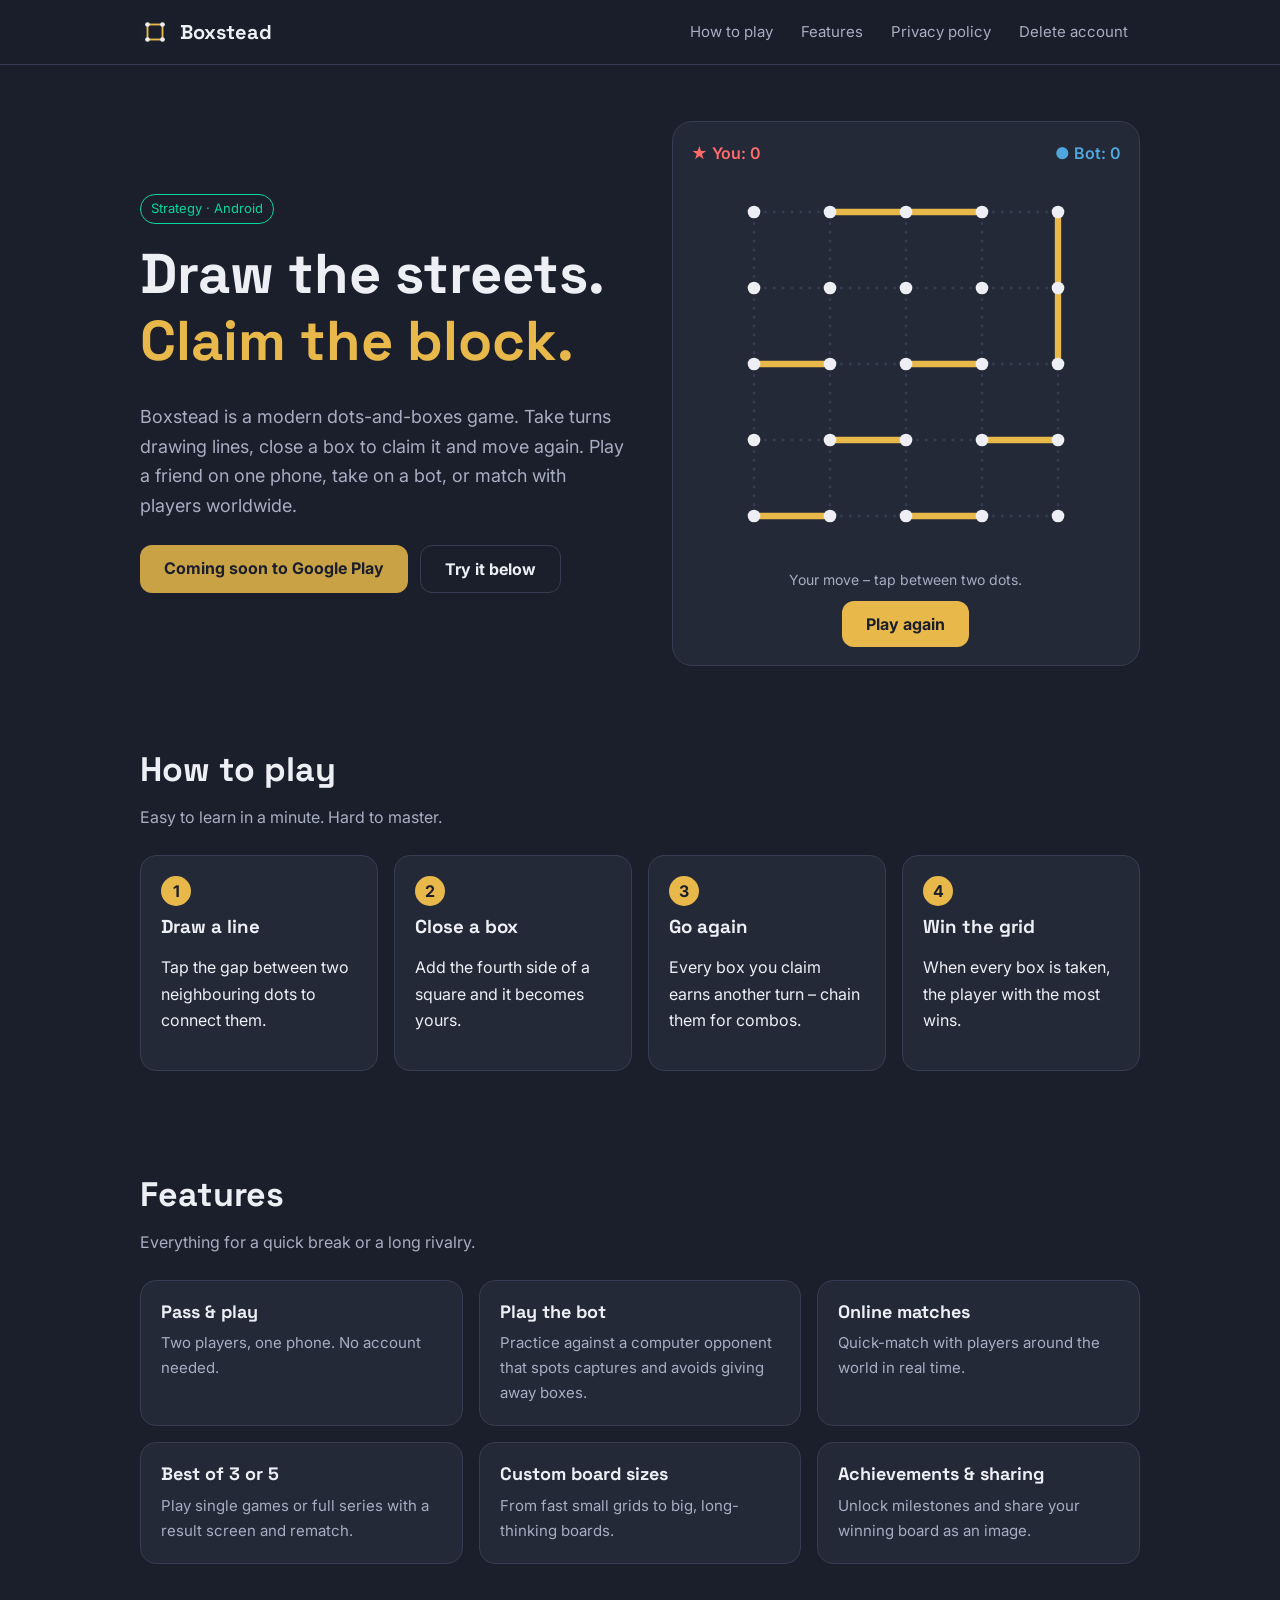
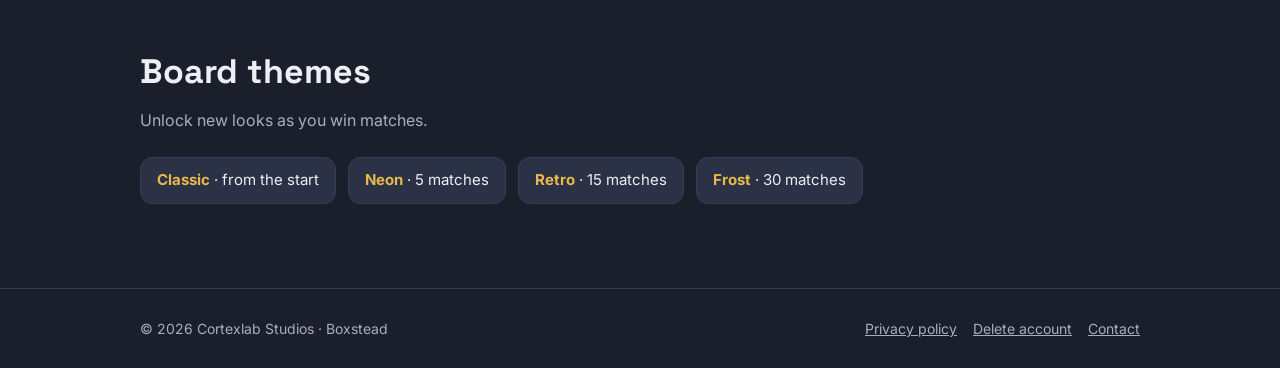
<file: index.html>
<!doctype html>
<html lang="en">
<head>
<meta charset="utf-8">
<meta name="viewport" content="width=device-width,initial-scale=1">
<title>Boxstead – Dots and Boxes Strategy Game for Android</title>
<meta name="description" content="Boxstead is a dots-and-boxes strategy game. Draw lines, claim boxes and outsmart a friend, a bot or players worldwide. Pass &amp; play, online matches, achievements. By Cortexlab Studios.">
<meta name="theme-color" content="#1B1F2B">
<link rel="icon" href="/favicon.svg" type="image/svg+xml">
<meta property="og:type" content="website">
<meta property="og:title" content="Boxstead – Draw the streets. Claim the block.">
<meta property="og:description" content="A clean dots-and-boxes strategy game: pass &amp; play, bot opponents and online matchmaking.">
<meta property="og:image" content="/assets/og.png">
<meta name="twitter:card" content="summary_large_image">
<link rel="preconnect" href="https://fonts.googleapis.com">
<link rel="preconnect" href="https://fonts.gstatic.com" crossorigin>
<link href="https://fonts.googleapis.com/css2?family=Inter:wght@400;600;700&family=Space+Grotesk:wght@600;700&display=swap" rel="stylesheet">
<link rel="stylesheet" href="/assets/site.css">
</head>
<body>
<a class="skip" href="#main">Skip to content</a>
<header class="site-header"><div class="wrap">
  <a class="brand" href="/"><img src="/favicon.svg" alt="" width="30" height="30">Boxstead</a>
  <nav aria-label="Main">
    <a href="/#how">How to play</a>
    <a href="/#features">Features</a>
    <a href="/privacy/">Privacy policy</a>
    <a href="/delete-account/">Delete account</a>
  </nav>
</div></header>

<main id="main">
<section class="hero"><div class="wrap">
  <div>
    <span class="badge">Strategy · Android</span>
    <h1>Draw the streets.<br><em>Claim the block.</em></h1>
    <p class="lead">Boxstead is a modern dots-and-boxes game. Take turns drawing lines, close a box to claim it and move again. Play a friend on one phone, take on a bot, or match with players worldwide.</p>
    <div class="cta">
      <!-- When live, replace with: <a class="btn" href="https://play.google.com/store/apps/details?id=com.cortexlabstudios.boxstead">Get it on Google Play</a> -->
      <span class="btn" aria-disabled="true">Coming soon to Google Play</span>
      <a class="btn ghost" href="#demo">Try it below</a>
    </div>
  </div>
  <div class="demo" id="demo">
    <div class="score"><span class="you">★ You: <span id="sy">0</span></span><span class="bot">● Bot: <span id="sb">0</span></span></div>
    <svg id="board" viewBox="0 0 300 300" role="img" aria-label="Playable dots and boxes board"></svg>
    <div class="status" id="status" aria-live="polite">Your move – tap between two dots.</div>
    <button class="btn" id="again" type="button">Play again</button>
  </div>
</div></section>

<section id="how"><div class="wrap">
  <h2>How to play</h2>
  <p class="sub">Easy to learn in a minute. Hard to master.</p>
  <ol class="steps">
    <li><h3>Draw a line</h3><p>Tap the gap between two neighbouring dots to connect them.</p></li>
    <li><h3>Close a box</h3><p>Add the fourth side of a square and it becomes yours.</p></li>
    <li><h3>Go again</h3><p>Every box you claim earns another turn – chain them for combos.</p></li>
    <li><h3>Win the grid</h3><p>When every box is taken, the player with the most wins.</p></li>
  </ol>
</div></section>

<section id="features"><div class="wrap">
  <h2>Features</h2>
  <p class="sub">Everything for a quick break or a long rivalry.</p>
  <div class="grid">
    <div class="card"><h3>Pass &amp; play</h3><p>Two players, one phone. No account needed.</p></div>
    <div class="card"><h3>Play the bot</h3><p>Practice against a computer opponent that spots captures and avoids giving away boxes.</p></div>
    <div class="card"><h3>Online matches</h3><p>Quick-match with players around the world in real time.</p></div>
    <div class="card"><h3>Best of 3 or 5</h3><p>Play single games or full series with a result screen and rematch.</p></div>
    <div class="card"><h3>Custom board sizes</h3><p>From fast small grids to big, long-thinking boards.</p></div>
    <div class="card"><h3>Achievements &amp; sharing</h3><p>Unlock milestones and share your winning board as an image.</p></div>
  </div>
</div></section>

<section><div class="wrap">
  <h2>Board themes</h2>
  <p class="sub">Unlock new looks as you win matches.</p>
  <div class="themes"><span><b>Classic</b> · from the start</span><span><b>Neon</b> · 5 matches</span><span><b>Retro</b> · 15 matches</span><span><b>Frost</b> · 30 matches</span></div>
</div></section>
</main>

<footer class="site-footer"><div class="wrap">
  <div>© 2026 Cortexlab Studios · Boxstead</div>
  <nav aria-label="Footer">
    <a href="/privacy/">Privacy policy</a>
    <a href="/delete-account/">Delete account</a>
    <a href="mailto:fahimgul338@gmail.com">Contact</a>
  </nav>
</div></footer>

<script>
(function(){
  var N=4, S=60, O=30; // 4x4 boxes, spacing 60, offset 30
  var svg=document.getElementById('board'), NS='http://www.w3.org/2000/svg';
  var lines, owner, turn, over, busy;
  function key(t,r,c){return t+r+'_'+c}
  function allLines(){var a=[],r,c;for(r=0;r<=N;r++)for(c=0;c<N;c++)a.push(['h',r,c]);for(r=0;r<N;r++)for(c=0;c<=N;c++)a.push(['v',r,c]);return a}
  function sides(r,c){return [key('h',r,c),key('h',r+1,c),key('v',r,c),key('v',r,c+1)]}
  function count(r,c){return sides(r,c).filter(function(k){return lines[k]}).length}
  function boxesOf(l){var t=l[0],r=l[1],c=l[2],b=[];
    if(t==='h'){if(r>0)b.push([r-1,c]);if(r<N)b.push([r,c]);}
    else{if(c>0)b.push([r,c-1]);if(c<N)b.push([r,c]);}
    return b}
  function init(){
    lines={};owner={};turn='y';over=false;busy=false;
    var pool=allLines().sort(function(){return Math.random()-.5}),n=0;
    pool.forEach(function(l){ if(n>=10)return;
      var ok=boxesOf(l).every(function(b){return count(b[0],b[1])<1});
      if(ok){lines[key(l[0],l[1],l[2])]=1;n++}
    });
    draw();status('Your move – tap between two dots.');
  }
  function score(){var y=0,b=0;for(var k in owner){owner[k]==='y'?y++:b++}
    document.getElementById('sy').textContent=y;document.getElementById('sb').textContent=b;return [y,b]}
  function status(t){document.getElementById('status').textContent=t}
  function el(n,a){var e=document.createElementNS(NS,n);for(var k in a)e.setAttribute(k,a[k]);return e}
  function draw(){
    svg.innerHTML='';
    for(var r=0;r<N;r++)for(var c=0;c<N;c++){var o=owner[r+'_'+c];
      if(o){var x=O+c*S,y=O+r*S,col=o==='y'?'#FF6B6B':'#4EA8DE';
        svg.appendChild(el('rect',{x:x+4,y:y+4,width:S-8,height:S-8,fill:col,opacity:.3,rx:6}));
        var t=el('text',{x:x+S/2,y:y+S/2+6,'text-anchor':'middle','font-size':18,fill:col});t.textContent=o==='y'?'★':'●';svg.appendChild(t)}}
    allLines().forEach(function(l){
      var t=l[0],r=l[1],c=l[2],k=key(t,r,c),x1=O+c*S,y1=O+r*S,x2=t==='h'?x1+S:x1,y2=t==='h'?y1:y1+S;
      if(lines[k]){svg.appendChild(el('line',{x1:x1,y1:y1,x2:x2,y2:y2,stroke:'#E8B94A','stroke-width':5,'stroke-linecap':'round'}))}
      else{var h=el('line',{x1:x1,y1:y1,x2:x2,y2:y2,stroke:'transparent','stroke-width':26,style:'cursor:pointer'});
        h.addEventListener('click',function(){play(l,'y')});svg.appendChild(h);
        svg.appendChild(el('line',{x1:x1+(t==='h'?8:0),y1:y1+(t==='v'?8:0),x2:x2-(t==='h'?8:0),y2:y2-(t==='v'?8:0),stroke:'#363d52','stroke-width':2,'stroke-dasharray':'2 5','pointer-events':'none'}))}
    });
    for(r=0;r<=N;r++)for(c=0;c<=N;c++)svg.appendChild(el('circle',{cx:O+c*S,cy:O+r*S,r:5,fill:'#EDEFF5'}));
    score();
  }
  function play(l,who){
    if(over||busy||turn!==who)return;
    var k=key(l[0],l[1],l[2]);if(lines[k])return;
    lines[k]=1;var got=0;
    boxesOf(l).forEach(function(b){if(count(b[0],b[1])===4&&!owner[b[0]+'_'+b[1]]){owner[b[0]+'_'+b[1]]=who;got++}});
    draw();
    if(Object.keys(owner).length===N*N){over=true;var s=score();
      status(s[0]>s[1]?'You win! 🎉':s[0]<s[1]?'Bot wins this one.':'It’s a draw.');return}
    if(!got)turn=who==='y'?'b':'y';
    if(turn==='b'){busy=true;status('Bot is thinking…');setTimeout(bot,650)}
    else status('Your move'+(got?' again – nice box!':'.'));
  }
  function bot(){
    busy=false;
    var open=allLines().filter(function(l){return !lines[key(l[0],l[1],l[2])]});
    function worst(l){return Math.max.apply(null,boxesOf(l).map(function(b){return count(b[0],b[1])}))}
    var cap=open.filter(function(l){return worst(l)===3});
    var pick;
    if(cap.length)pick=cap[Math.floor(Math.random()*cap.length)];
    else{var safe=open.filter(function(l){return worst(l)<2});
      if(safe.length)pick=safe[Math.floor(Math.random()*safe.length)];
      else{var min=Math.min.apply(null,open.map(function(l){return boxesOf(l).reduce(function(a,b){return a+(count(b[0],b[1])===2?1:0)},0)}));
        var best=open.filter(function(l){return boxesOf(l).reduce(function(a,b){return a+(count(b[0],b[1])===2?1:0)},0)===min});
        pick=best[Math.floor(Math.random()*best.length)]}}
    play(pick,'b');
  }
  document.getElementById('again').addEventListener('click',init);
  init();
})();
</script>
</body>
</html>
</file>
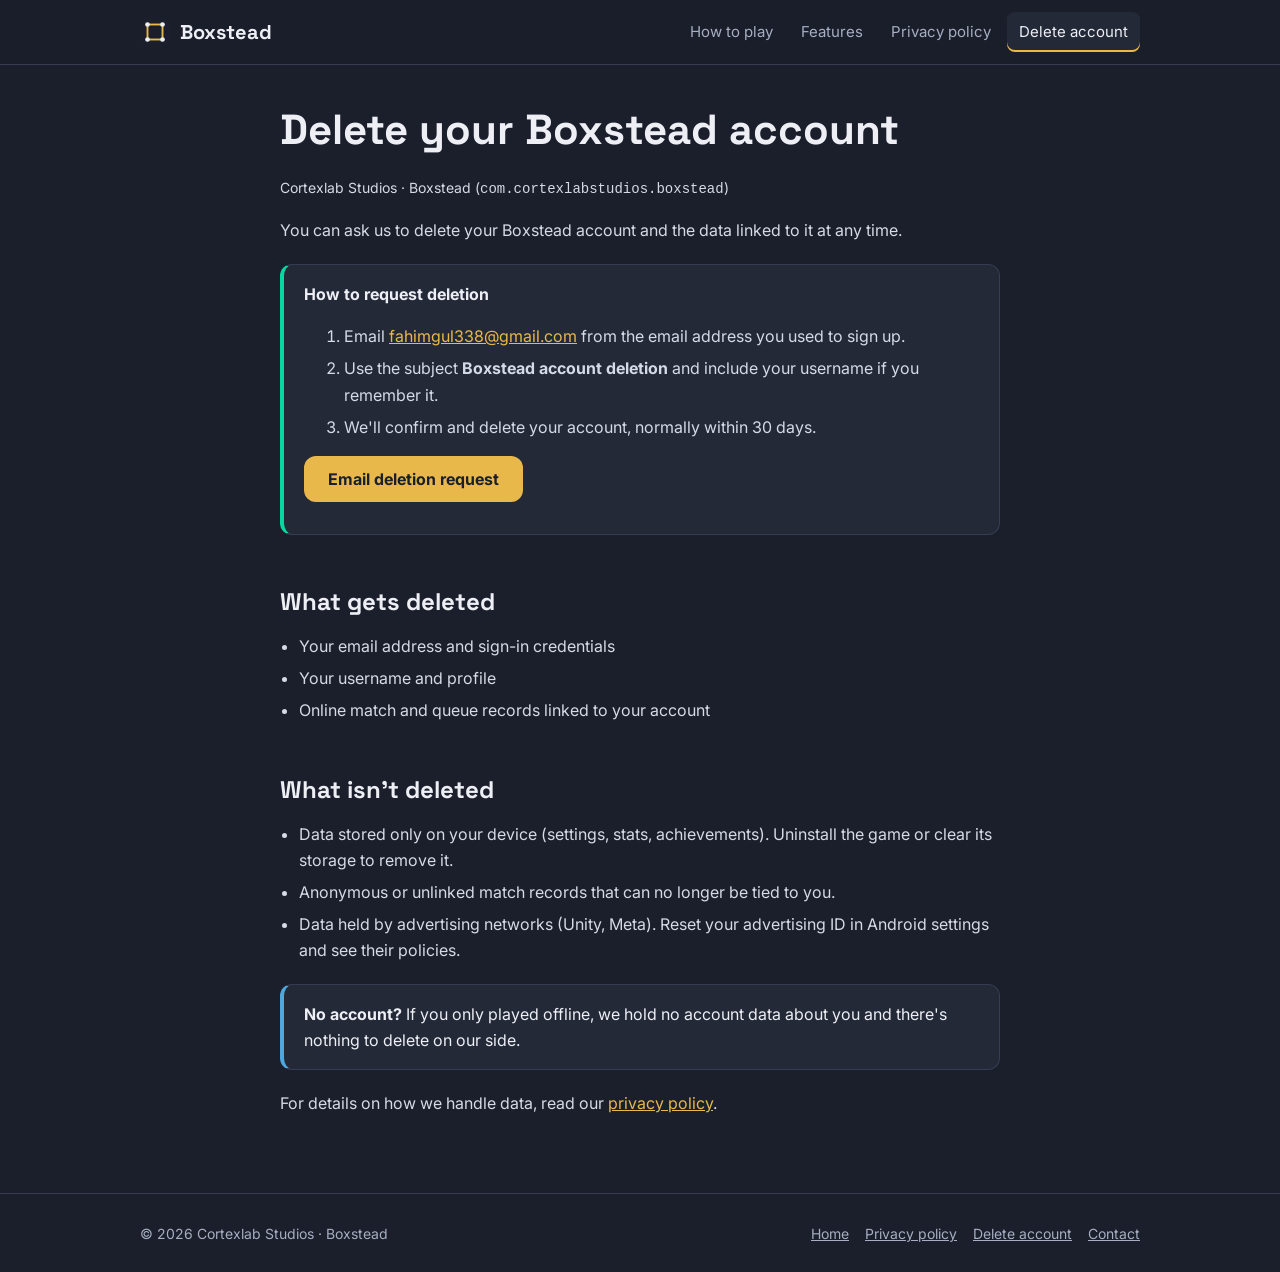
<file: delete-account/index.html>
<!doctype html>
<html lang="en">
<head>
<meta charset="utf-8">
<meta name="viewport" content="width=device-width,initial-scale=1">
<title>Delete Your Account – Boxstead</title>
<meta name="description" content="How to request deletion of your Boxstead account and data, and what is deleted.">
<meta name="theme-color" content="#1B1F2B">
<link rel="icon" href="/favicon.svg" type="image/svg+xml">
<link rel="preconnect" href="https://fonts.googleapis.com">
<link rel="preconnect" href="https://fonts.gstatic.com" crossorigin>
<link href="https://fonts.googleapis.com/css2?family=Inter:wght@400;600;700&family=Space+Grotesk:wght@600;700&display=swap" rel="stylesheet">
<link rel="stylesheet" href="/assets/site.css">
</head>
<body>
<a class="skip" href="#main">Skip to content</a>
<header class="site-header"><div class="wrap">
  <a class="brand" href="/"><img src="/favicon.svg" alt="" width="30" height="30">Boxstead</a>
  <nav aria-label="Main">
    <a href="/#how">How to play</a>
    <a href="/#features">Features</a>
    <a href="/privacy/">Privacy policy</a>
    <a href="/delete-account/" aria-current="page">Delete account</a>
  </nav>
</div></header>

<main id="main" class="prose">
<h1>Delete your Boxstead account</h1>
<p class="meta">Cortexlab Studios · Boxstead (<code>com.cortexlabstudios.boxstead</code>)</p>

<p>You can ask us to delete your Boxstead account and the data linked to it at any time.</p>

<div class="action">
<strong>How to request deletion</strong>
<ol>
<li>Email <a href="mailto:fahimgul338@gmail.com?subject=Boxstead%20account%20deletion&amp;body=Please%20delete%20my%20Boxstead%20account.%0A%0AUsername%3A%20">fahimgul338@gmail.com</a> from the email address you used to sign up.</li>
<li>Use the subject <strong>Boxstead account deletion</strong> and include your username if you remember it.</li>
<li>We'll confirm and delete your account, normally within 30 days.</li>
</ol>
<p><a class="btn" href="mailto:fahimgul338@gmail.com?subject=Boxstead%20account%20deletion&amp;body=Please%20delete%20my%20Boxstead%20account.%0A%0AUsername%3A%20">Email deletion request</a></p>
</div>

<h2>What gets deleted</h2>
<ul>
<li>Your email address and sign-in credentials</li>
<li>Your username and profile</li>
<li>Online match and queue records linked to your account</li>
</ul>

<h2>What isn't deleted</h2>
<ul>
<li>Data stored only on your device (settings, stats, achievements). Uninstall the game or clear its storage to remove it.</li>
<li>Anonymous or unlinked match records that can no longer be tied to you.</li>
<li>Data held by advertising networks (Unity, Meta). Reset your advertising ID in Android settings and see their policies.</li>
</ul>

<div class="note"><strong>No account?</strong> If you only played offline, we hold no account data about you and there's nothing to delete on our side.</div>

<p>For details on how we handle data, read our <a href="/privacy/">privacy policy</a>.</p>
</main>

<footer class="site-footer"><div class="wrap">
  <div>© 2026 Cortexlab Studios · Boxstead</div>
  <nav aria-label="Footer">
    <a href="/">Home</a>
    <a href="/privacy/">Privacy policy</a>
    <a href="/delete-account/">Delete account</a>
    <a href="mailto:fahimgul338@gmail.com">Contact</a>
  </nav>
</div></footer>
</body>
</html>
</file>
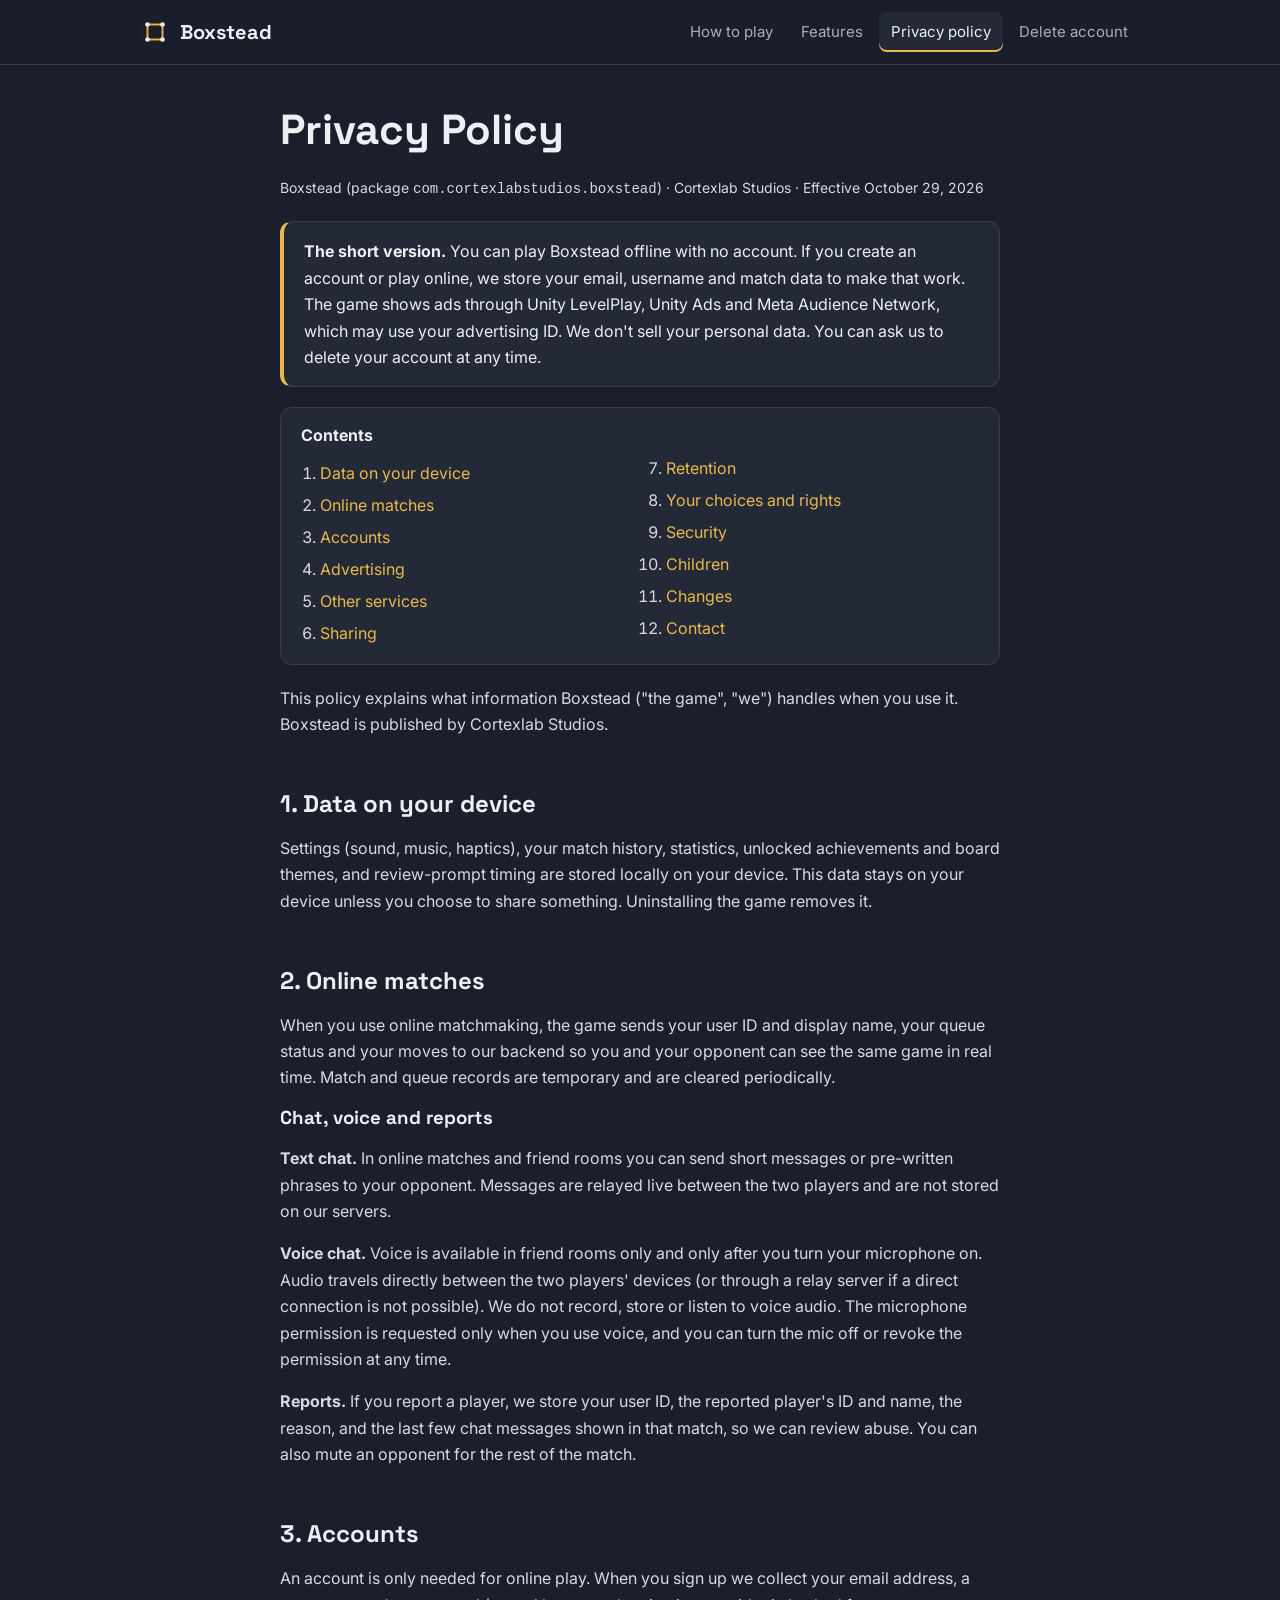
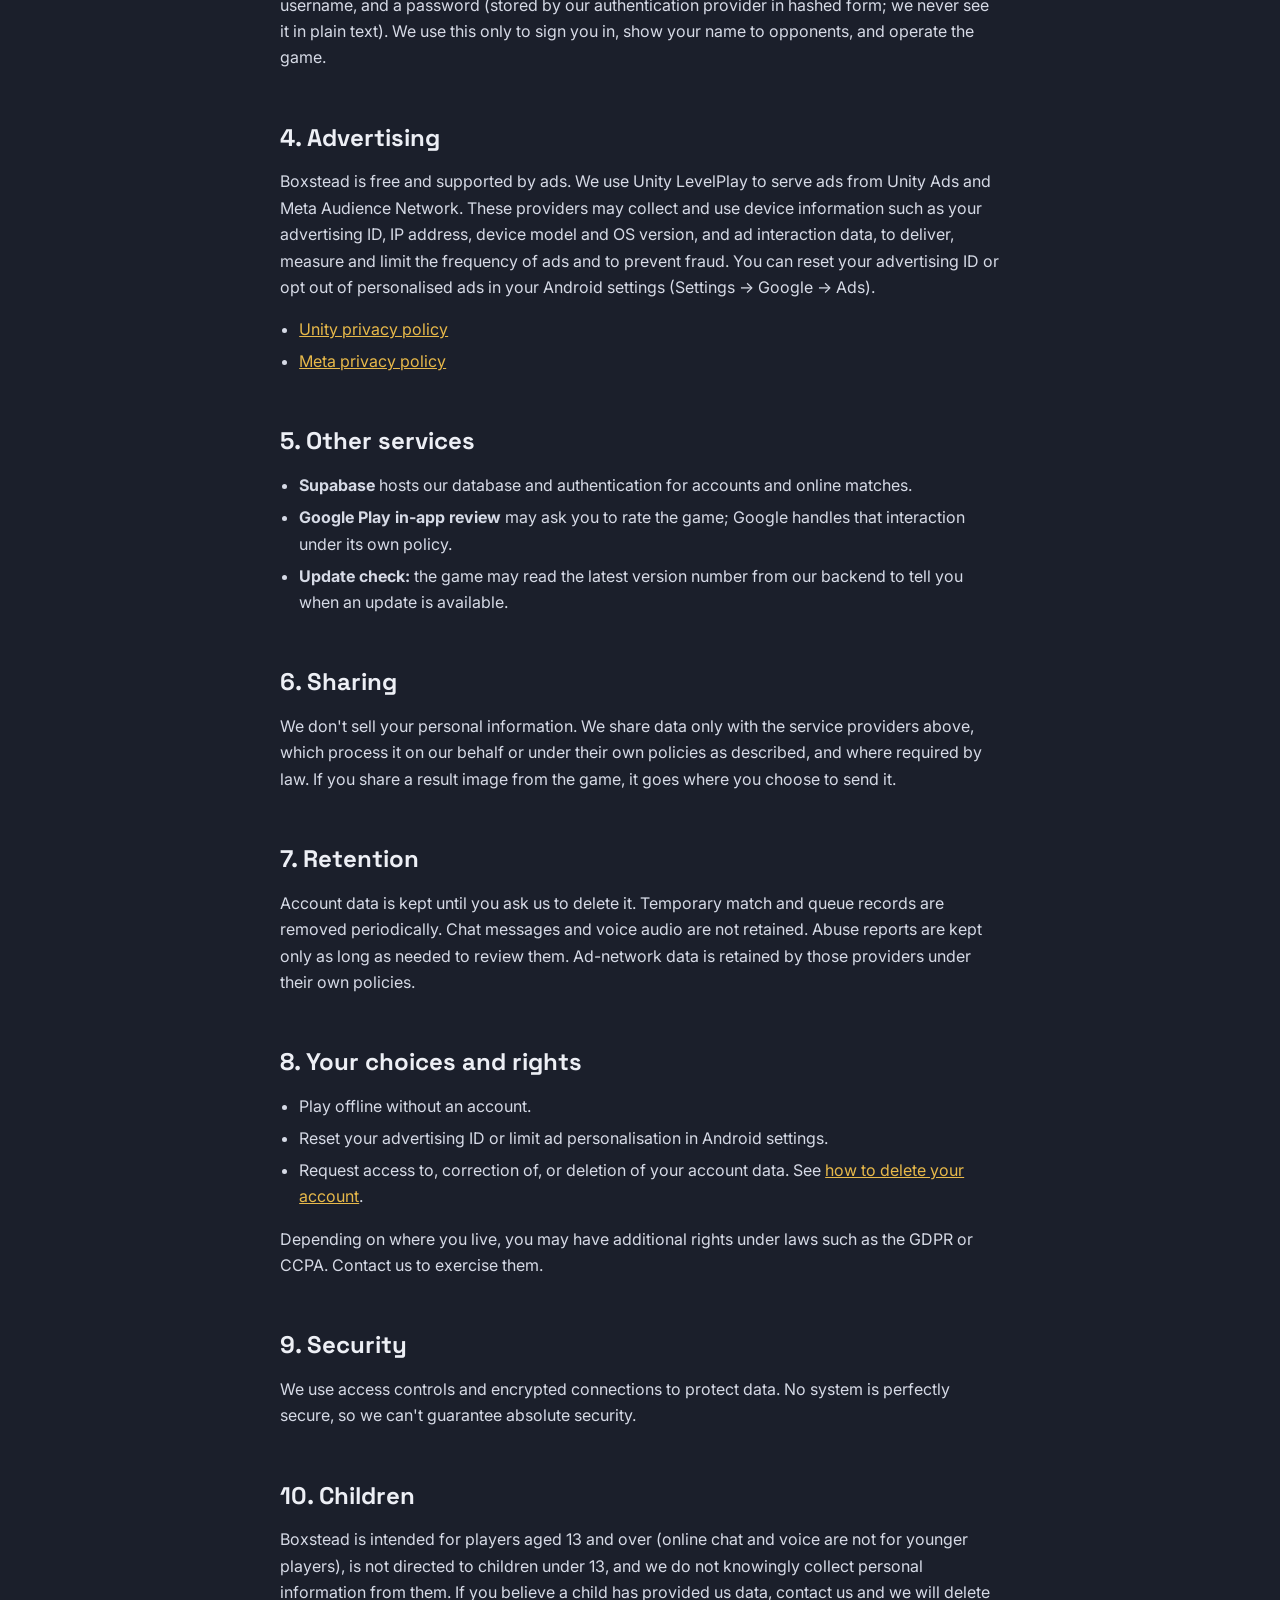
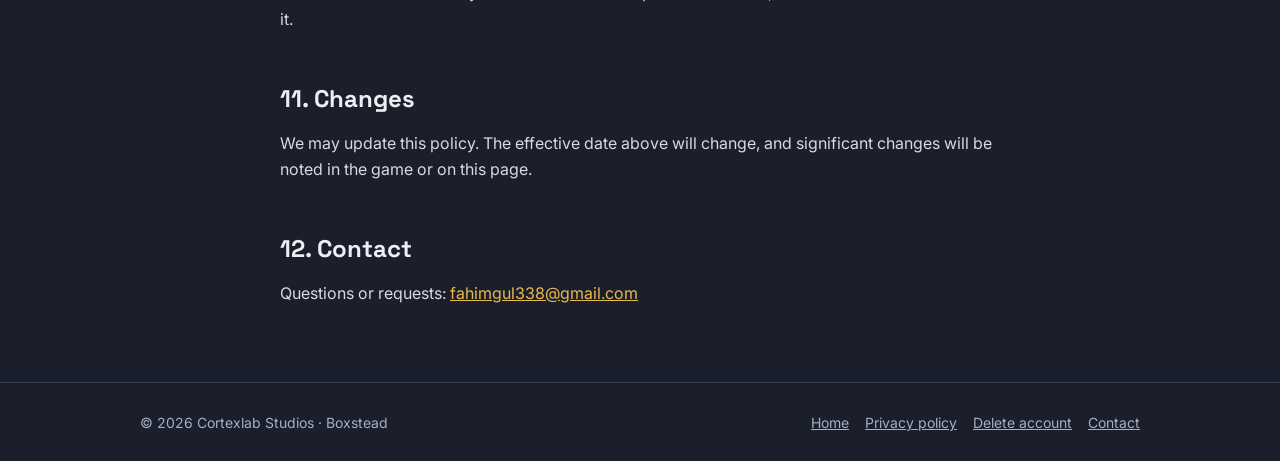
<file: privacy/index.html>
<!doctype html>
<html lang="en">
<head>
<meta charset="utf-8">
<meta name="viewport" content="width=device-width,initial-scale=1">
<title>Privacy Policy – Boxstead</title>
<meta name="description" content="Privacy policy for Boxstead, the dots-and-boxes game by Cortexlab Studios: what data is collected, how it is used, and your choices.">
<meta name="theme-color" content="#1B1F2B">
<link rel="icon" href="/favicon.svg" type="image/svg+xml">
<link rel="preconnect" href="https://fonts.googleapis.com">
<link rel="preconnect" href="https://fonts.gstatic.com" crossorigin>
<link href="https://fonts.googleapis.com/css2?family=Inter:wght@400;600;700&family=Space+Grotesk:wght@600;700&display=swap" rel="stylesheet">
<link rel="stylesheet" href="/assets/site.css">
</head>
<body>
<a class="skip" href="#main">Skip to content</a>
<header class="site-header"><div class="wrap">
  <a class="brand" href="/"><img src="/favicon.svg" alt="" width="30" height="30">Boxstead</a>
  <nav aria-label="Main">
    <a href="/#how">How to play</a>
    <a href="/#features">Features</a>
    <a href="/privacy/" aria-current="page">Privacy policy</a>
    <a href="/delete-account/">Delete account</a>
  </nav>
</div></header>

<main id="main" class="prose">
<h1>Privacy Policy</h1>
<p class="meta">Boxstead (package <code>com.cortexlabstudios.boxstead</code>) · Cortexlab Studios · Effective October 29, 2026</p>

<div class="short"><strong>The short version.</strong> You can play Boxstead offline with no account. If you create an account or play online, we store your email, username and match data to make that work. The game shows ads through Unity LevelPlay, Unity Ads and Meta Audience Network, which may use your advertising ID. We don't sell your personal data. You can ask us to delete your account at any time.</div>

<nav class="toc" aria-label="Contents"><strong>Contents</strong>
<ol>
<li><a href="#device">Data on your device</a></li>
<li><a href="#online">Online matches</a></li>
<li><a href="#accounts">Accounts</a></li>
<li><a href="#ads">Advertising</a></li>
<li><a href="#services">Other services</a></li>
<li><a href="#sharing">Sharing</a></li>
<li><a href="#retention">Retention</a></li>
<li><a href="#choices">Your choices and rights</a></li>
<li><a href="#security">Security</a></li>
<li><a href="#children">Children</a></li>
<li><a href="#changes">Changes</a></li>
<li><a href="#contact">Contact</a></li>
</ol></nav>

<p>This policy explains what information Boxstead ("the game", "we") handles when you use it. Boxstead is published by Cortexlab Studios.</p>

<h2 id="device">1. Data on your device</h2>
<p>Settings (sound, music, haptics), your match history, statistics, unlocked achievements and board themes, and review-prompt timing are stored locally on your device. This data stays on your device unless you choose to share something. Uninstalling the game removes it.</p>

<h2 id="online">2. Online matches</h2>
<p>When you use online matchmaking, the game sends your user ID and display name, your queue status and your moves to our backend so you and your opponent can see the same game in real time. Match and queue records are temporary and are cleared periodically.</p>

<h3 id="chat">Chat, voice and reports</h3>
<p><strong>Text chat.</strong> In online matches and friend rooms you can send short messages or pre-written phrases to your opponent. Messages are relayed live between the two players and are not stored on our servers.</p>
<p><strong>Voice chat.</strong> Voice is available in friend rooms only and only after you turn your microphone on. Audio travels directly between the two players' devices (or through a relay server if a direct connection is not possible). We do not record, store or listen to voice audio. The microphone permission is requested only when you use voice, and you can turn the mic off or revoke the permission at any time.</p>
<p><strong>Reports.</strong> If you report a player, we store your user ID, the reported player's ID and name, the reason, and the last few chat messages shown in that match, so we can review abuse. You can also mute an opponent for the rest of the match.</p>

<h2 id="accounts">3. Accounts</h2>
<p>An account is only needed for online play. When you sign up we collect your email address, a username, and a password (stored by our authentication provider in hashed form; we never see it in plain text). We use this only to sign you in, show your name to opponents, and operate the game.</p>

<h2 id="ads">4. Advertising</h2>
<p>Boxstead is free and supported by ads. We use Unity LevelPlay to serve ads from Unity Ads and Meta Audience Network. These providers may collect and use device information such as your advertising ID, IP address, device model and OS version, and ad interaction data, to deliver, measure and limit the frequency of ads and to prevent fraud. You can reset your advertising ID or opt out of personalised ads in your Android settings (Settings → Google → Ads).</p>
<ul>
<li><a href="https://unity.com/legal/privacy-policy" rel="noopener">Unity privacy policy</a></li>
<li><a href="https://www.facebook.com/privacy/policy/" rel="noopener">Meta privacy policy</a></li>
</ul>

<h2 id="services">5. Other services</h2>
<ul>
<li><strong>Supabase</strong> hosts our database and authentication for accounts and online matches.</li>
<li><strong>Google Play in-app review</strong> may ask you to rate the game; Google handles that interaction under its own policy.</li>
<li><strong>Update check:</strong> the game may read the latest version number from our backend to tell you when an update is available.</li>
</ul>

<h2 id="sharing">6. Sharing</h2>
<p>We don't sell your personal information. We share data only with the service providers above, which process it on our behalf or under their own policies as described, and where required by law. If you share a result image from the game, it goes where you choose to send it.</p>

<h2 id="retention">7. Retention</h2>
<p>Account data is kept until you ask us to delete it. Temporary match and queue records are removed periodically. Chat messages and voice audio are not retained. Abuse reports are kept only as long as needed to review them. Ad-network data is retained by those providers under their own policies.</p>

<h2 id="choices">8. Your choices and rights</h2>
<ul>
<li>Play offline without an account.</li>
<li>Reset your advertising ID or limit ad personalisation in Android settings.</li>
<li>Request access to, correction of, or deletion of your account data. See <a href="/delete-account/">how to delete your account</a>.</li>
</ul>
<p>Depending on where you live, you may have additional rights under laws such as the GDPR or CCPA. Contact us to exercise them.</p>

<h2 id="security">9. Security</h2>
<p>We use access controls and encrypted connections to protect data. No system is perfectly secure, so we can't guarantee absolute security.</p>

<h2 id="children">10. Children</h2>
<p>Boxstead is intended for players aged 13 and over (online chat and voice are not for younger players), is not directed to children under 13, and we do not knowingly collect personal information from them. If you believe a child has provided us data, contact us and we will delete it.</p>

<h2 id="changes">11. Changes</h2>
<p>We may update this policy. The effective date above will change, and significant changes will be noted in the game or on this page.</p>

<h2 id="contact">12. Contact</h2>
<p>Questions or requests: <a href="mailto:fahimgul338@gmail.com">fahimgul338@gmail.com</a></p>
</main>

<footer class="site-footer"><div class="wrap">
  <div>© 2026 Cortexlab Studios · Boxstead</div>
  <nav aria-label="Footer">
    <a href="/">Home</a>
    <a href="/privacy/">Privacy policy</a>
    <a href="/delete-account/">Delete account</a>
    <a href="mailto:fahimgul338@gmail.com">Contact</a>
  </nav>
</div></footer>
</body>
</html>
</file>
<file: assets/site.css>
:root{--bg:#1B1F2B;--panel:#242938;--panel2:#2c3245;--line:#363d52;--text:#EDEFF5;--muted:#A7AEC2;--gold:#E8B94A;--coral:#FF6B6B;--sky:#4EA8DE;--teal:#06D6A0}
*{box-sizing:border-box}
html{scroll-behavior:smooth}
body{margin:0;background:var(--bg);color:var(--text);font:16px/1.65 Inter,system-ui,-apple-system,Segoe UI,Roboto,sans-serif;-webkit-font-smoothing:antialiased}
h1,h2,h3{font-family:"Space Grotesk",Inter,system-ui,sans-serif;line-height:1.2;margin:0 0 .5em}
a{color:var(--gold)}
a:hover{color:#fff}
.skip{position:absolute;left:-999px;top:8px;background:var(--gold);color:#1B1F2B;padding:8px 14px;border-radius:8px;z-index:99}
.skip:focus{left:8px}
.wrap{max-width:1040px;margin:0 auto;padding:0 20px}
.site-header{position:sticky;top:0;z-index:20;background:rgba(27,31,43,.96);border-bottom:1px solid var(--line)}
.site-header .wrap{display:flex;align-items:center;justify-content:space-between;gap:16px;min-height:64px;flex-wrap:wrap;padding-top:8px;padding-bottom:8px}
.brand{display:flex;align-items:center;gap:10px;color:var(--text);text-decoration:none;font:700 20px "Space Grotesk",sans-serif}
.brand img{width:30px;height:30px}
.site-header nav{display:flex;gap:4px;flex-wrap:wrap}
.site-header nav a{color:var(--muted);text-decoration:none;padding:8px 12px;border-radius:8px;font-size:15px}
.site-header nav a:hover,.site-header nav a[aria-current="page"]{color:var(--text);background:var(--panel)}
.site-header nav a[aria-current="page"]{box-shadow:inset 0 -2px 0 var(--gold)}
.btn{display:inline-block;background:var(--gold);color:#1B1F2B;font-weight:700;text-decoration:none;padding:13px 24px;border-radius:12px;border:0;cursor:pointer;font:700 16px Inter,sans-serif}
.btn:hover{background:#f3c95f;color:#1B1F2B}
.btn.ghost{background:transparent;color:var(--text);border:1px solid var(--line)}
.btn[aria-disabled="true"]{opacity:.85;cursor:default}
.hero{padding:56px 0 40px}
.hero .wrap{display:grid;grid-template-columns:1.05fr 1fr;gap:40px;align-items:center}
.hero h1{font-size:clamp(34px,5.5vw,56px)}
.hero h1 em{font-style:normal;color:var(--gold)}
.hero p.lead{color:var(--muted);font-size:18px;max-width:34em}
.cta{display:flex;gap:12px;flex-wrap:wrap;margin-top:24px}
.badge{display:inline-block;font-size:13px;color:var(--teal);border:1px solid var(--teal);padding:3px 10px;border-radius:99px;margin-bottom:16px}
.demo{background:var(--panel);border:1px solid var(--line);border-radius:20px;padding:18px;text-align:center}
.demo svg{width:100%;max-width:380px;height:auto;touch-action:manipulation}
.demo .score{display:flex;justify-content:space-between;font-weight:600;margin-bottom:8px}
.demo .you{color:var(--coral)}.demo .bot{color:var(--sky)}
.demo .status{color:var(--muted);font-size:14px;min-height:22px;margin:6px 0 10px}
section{padding:44px 0}
section h2{font-size:clamp(26px,3.5vw,34px)}
.sub{color:var(--muted);margin-top:-.2em;margin-bottom:24px}
.steps{display:grid;grid-template-columns:repeat(auto-fit,minmax(220px,1fr));gap:16px;counter-reset:s;padding:0;list-style:none}
.steps li{background:var(--panel);border:1px solid var(--line);border-radius:16px;padding:20px;counter-increment:s}
.steps li::before{content:counter(s);display:inline-grid;place-items:center;width:30px;height:30px;border-radius:50%;background:var(--gold);color:#1B1F2B;font-weight:700;margin-bottom:10px}
.grid{display:grid;grid-template-columns:repeat(auto-fit,minmax(240px,1fr));gap:16px}
.card{background:var(--panel);border:1px solid var(--line);border-radius:16px;padding:20px}
.card h3{font-size:18px}
.card p{margin:0;color:var(--muted);font-size:15px}
.themes{display:flex;flex-wrap:wrap;gap:12px}
.themes span{background:var(--panel2);border:1px solid var(--line);border-radius:12px;padding:10px 16px;font-size:15px}
.themes b{color:var(--gold)}
.site-footer{border-top:1px solid var(--line);margin-top:40px;padding:28px 0;color:var(--muted);font-size:14px}
.site-footer .wrap{display:flex;gap:16px 24px;flex-wrap:wrap;justify-content:space-between}
.site-footer nav{display:flex;gap:16px;flex-wrap:wrap}
.site-footer a{color:var(--muted)}
.site-footer a:hover{color:var(--gold)}
/* long-form pages */
.prose{max-width:760px;margin:0 auto;padding:40px 20px 20px}
.prose h1{font-size:clamp(30px,5vw,42px)}
.prose h2{font-size:24px;margin-top:2em;padding-top:.2em}
.prose p,.prose li{color:#d6dae6}
.prose ul{padding-left:1.2em}
.prose li{margin:.35em 0}
.meta{color:var(--muted);font-size:14px}
.short,.note,.action{background:var(--panel);border:1px solid var(--line);border-left:4px solid var(--gold);border-radius:12px;padding:16px 20px;margin:20px 0}
.note{border-left-color:var(--sky)}
.action{border-left-color:var(--teal)}
.toc{background:var(--panel);border:1px solid var(--line);border-radius:12px;padding:14px 20px;margin:20px 0}
.toc ol{margin:6px 0 0;padding-left:1.2em;columns:2;column-gap:32px}
.toc a{text-decoration:none}
:focus-visible{outline:2px solid var(--gold);outline-offset:2px}
@media(max-width:820px){.hero .wrap{grid-template-columns:1fr}.toc ol{columns:1}.hero{padding-top:32px}}
</file>
